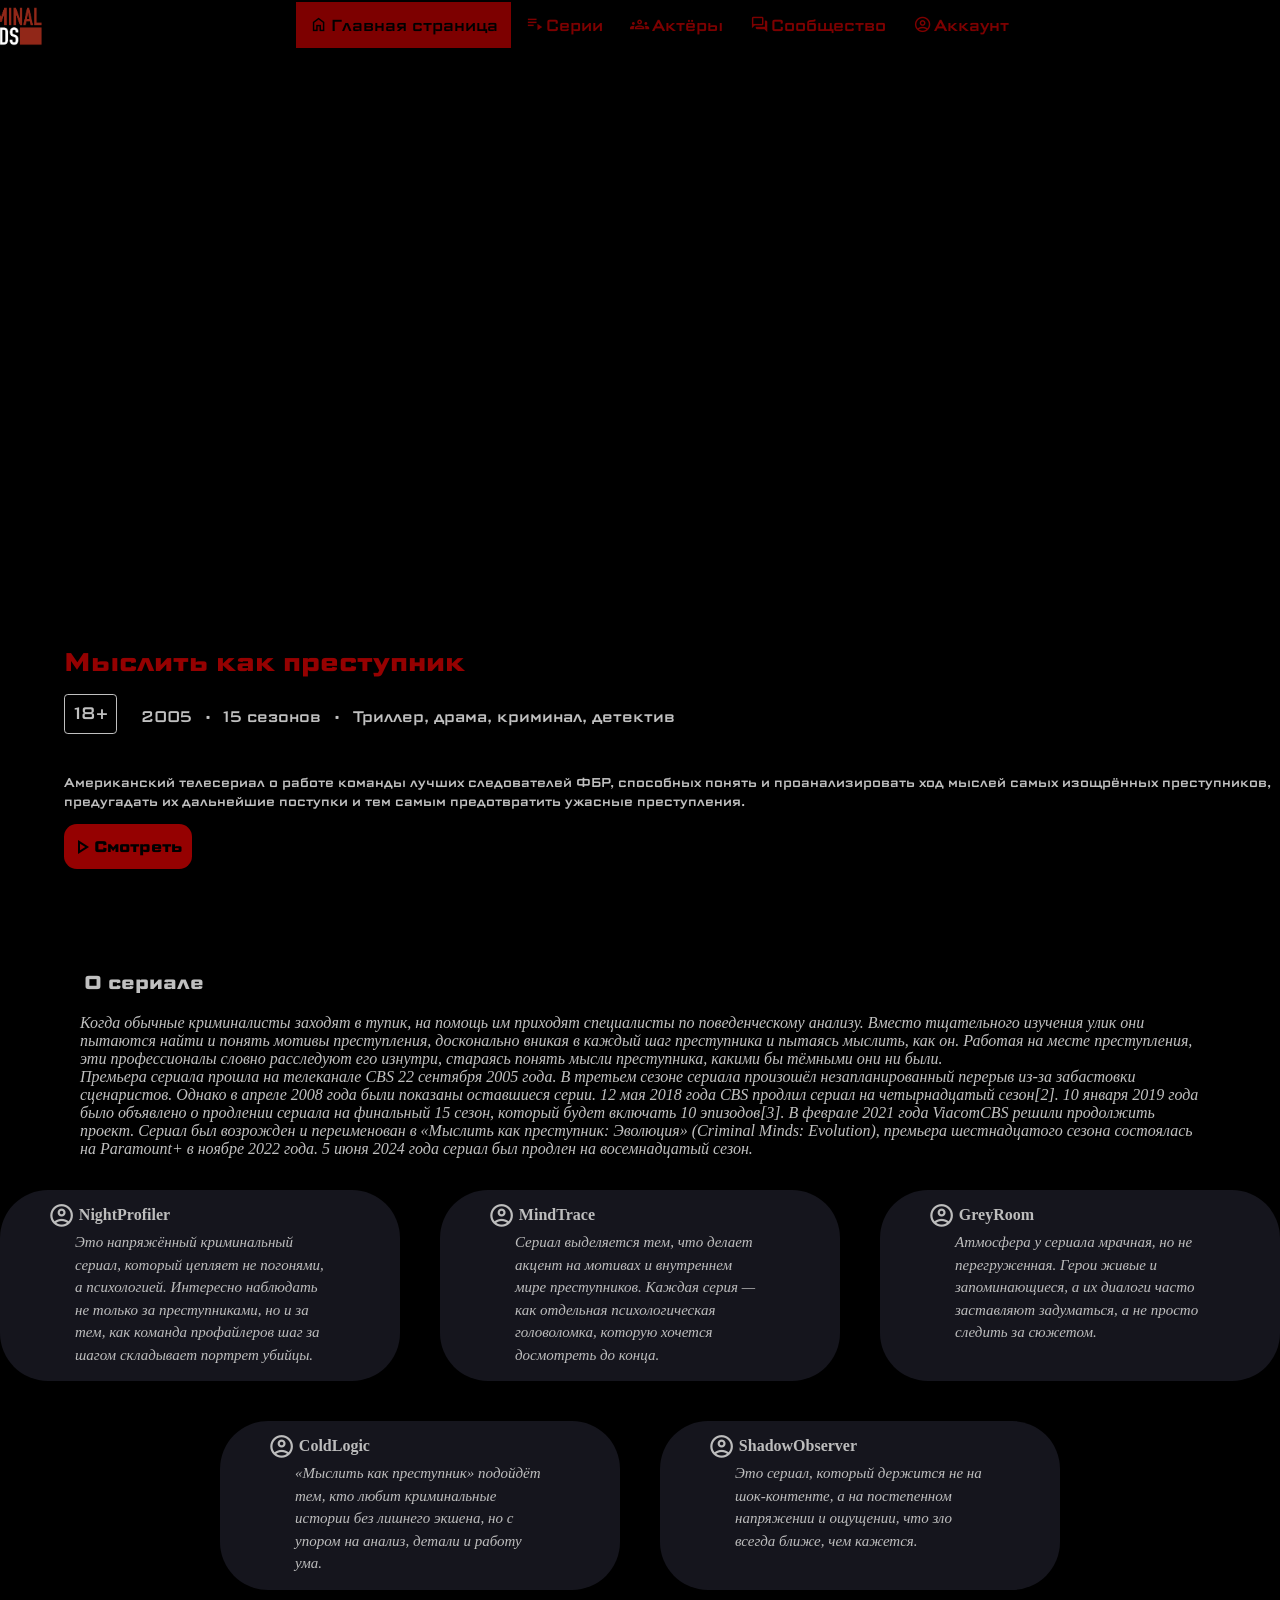
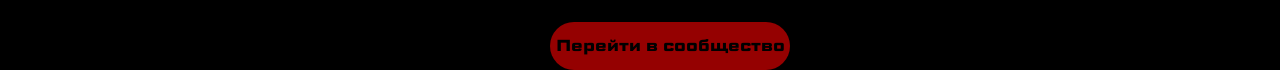
<file: pages/index.html>
<!DOCTYPE html>
<html lang="en">

<head>
    <meta charset="UTF-8">
    <meta name="viewport" content="width=device-width, initial-scale=1.0">
    <title>Главная страница</title>
    <link rel="stylesheet" href="../styles/style.css">
    <link rel="stylesheet" href="https://fonts.googleapis.com/css2?family=Science+Gothic:wght@100..900&display=swap">
    <link rel="stylesheet"
        href="https://fonts.googleapis.com/css2?family=Material+Symbols+Outlined:opsz,wght,FILL,GRAD@24,400,0,0">
</head>

<body>
    <header>
        <div class="header">
            <a href="index.html"><img src="../logo.png" alt=""></a>
            <ul class="nav">
                <li class="active"><a href="index.html"><span class="material-symbols-outlined">home</span>Главная
                        страница</a></li>
                <li><a href="series.html"><span class="material-symbols-outlined">playlist_play</span>Серии</a></li>
                <li><a href="actors.html"><span class="material-symbols-outlined">groups</span>Актёры</a></li>
                <li><a href="community.html"><span class="material-symbols-outlined">forum</span>Сообщество</a></li>
                <li><a href="lognreg.html"><span class="material-symbols-outlined">account_circle</span>Аккаунт</a></li>
            </ul>
        </div>
    </header>
    <div class="head">
        <p class="name"><b>Мыслить как преступник</b></p>
        <div>
            <div class="minAge">18+</div>
            <div class="litInfo">
                <p>2005</p>
                <p>•</p>
                <p>15 сезонов</p>
                <p>•</p>
                <p>Триллер, драма, криминал, детектив</p>
            </div>
            <p class="opis">Американский телесериал о работе команды лучших следователей ФБР, способных понять и
                проанализировать ход мыслей самых изощрённых преступников, предугадать их дальнейшие поступки и тем
                самым предотвратить ужасные преступления.</p>
        </div>
        <button class="watch" onclick="window.location.href='series.html';"><span class="material-symbols-outlined">play_arrow</span><b>Смотреть</b></button>
    </div>
    <main>
        <h3>О сериале</h3>
        <p>Когда обычные криминалисты заходят в тупик, на помощь им приходят специалисты по поведенческому анализу.
            Вместо тщательного изучения улик они пытаются найти и понять мотивы преступления, досконально вникая в
            каждый шаг преступника и пытаясь мыслить, как он. Работая на месте преступления, эти профессионалы словно
            расследуют его изнутри, стараясь понять мысли преступника, какими бы тёмными они ни были. <br>
            Премьера сериала прошла на телеканале CBS 22 сентября 2005 года. В третьем сезоне сериала произошёл
            незапланированный перерыв из-за забастовки сценаристов. Однако в апреле 2008 года были показаны оставшиеся
            серии. 12 мая 2018 года CBS продлил сериал на четырнадцатый сезон[2]. 10 января 2019 года было объявлено о
            продлении сериала на финальный 15 сезон, который будет включать 10 эпизодов[3]. В феврале 2021 года
            ViacomCBS решили продолжить проект. Сериал был возрожден и переименован в «Мыслить как преступник: Эволюция»
            (Criminal Minds: Evolution), премьера шестнадцатого сезона состоялась на Paramount+ в ноябре 2022 года. 5
            июня 2024 года сериал был продлен на восемнадцатый сезон.</p>
        <div class="otzyvy">
            <div class="otzyv">
                <div class="acInfo">
                    <span class="material-symbols-outlined">account_circle</span>
                    <p class="nick" style="font-style: normal;">NightProfiler</p>
                </div>
                <p class="text">Это напряжённый криминальный сериал, который цепляет не погонями, а психологией.
                    Интересно наблюдать не только за преступниками, но и за тем, как команда профайлеров шаг за шагом
                    складывает портрет убийцы.</p>
            </div>
            <div class="otzyv">
                <div class="acInfo">
                    <span class="material-symbols-outlined">account_circle</span>
                    <p class="nick" style="font-style: normal;">MindTrace</p>
                </div>
                <p class="text">Сериал выделяется тем, что делает акцент на мотивах и внутреннем мире преступников.
                    Каждая серия — как отдельная психологическая головоломка, которую хочется досмотреть до конца.</p>
            </div>
            <div class="otzyv">
                <div class="acInfo">
                    <span class="material-symbols-outlined">account_circle</span>
                    <p class="nick" style="font-style: normal;">GreyRoom</p>
                </div>
                <p class="text">Атмосфера у сериала мрачная, но не перегруженная. Герои живые и запоминающиеся, а их диалоги часто заставляют задуматься, а не просто следить за сюжетом.</p>
            </div>
            <div class="otzyv">
                <div class="acInfo">
                    <span class="material-symbols-outlined">account_circle</span>
                    <p class="nick" style="font-style: normal;">ColdLogic</p>
                </div>
                <p class="text">«Мыслить как преступник» подойдёт тем, кто любит криминальные истории без лишнего экшена, но с упором на анализ, детали и работу ума.</p>
            </div>
            <div class="otzyv">
                <div class="acInfo">
                    <span class="material-symbols-outlined">account_circle</span>
                    <p class="nick" style="font-style: normal;">ShadowObserver</p>
                </div>
                <p class="text">Это сериал, который держится не на шок-контенте, а на постепенном напряжении и ощущении, что зло всегда ближе, чем кажется.</p>
            </div>
        </div>
        <div class="moreOtz">
            <a href="community.html" active><b>Перейти в сообщество</b></a>
        </div>
    </main>
</body>


</html>
</file>
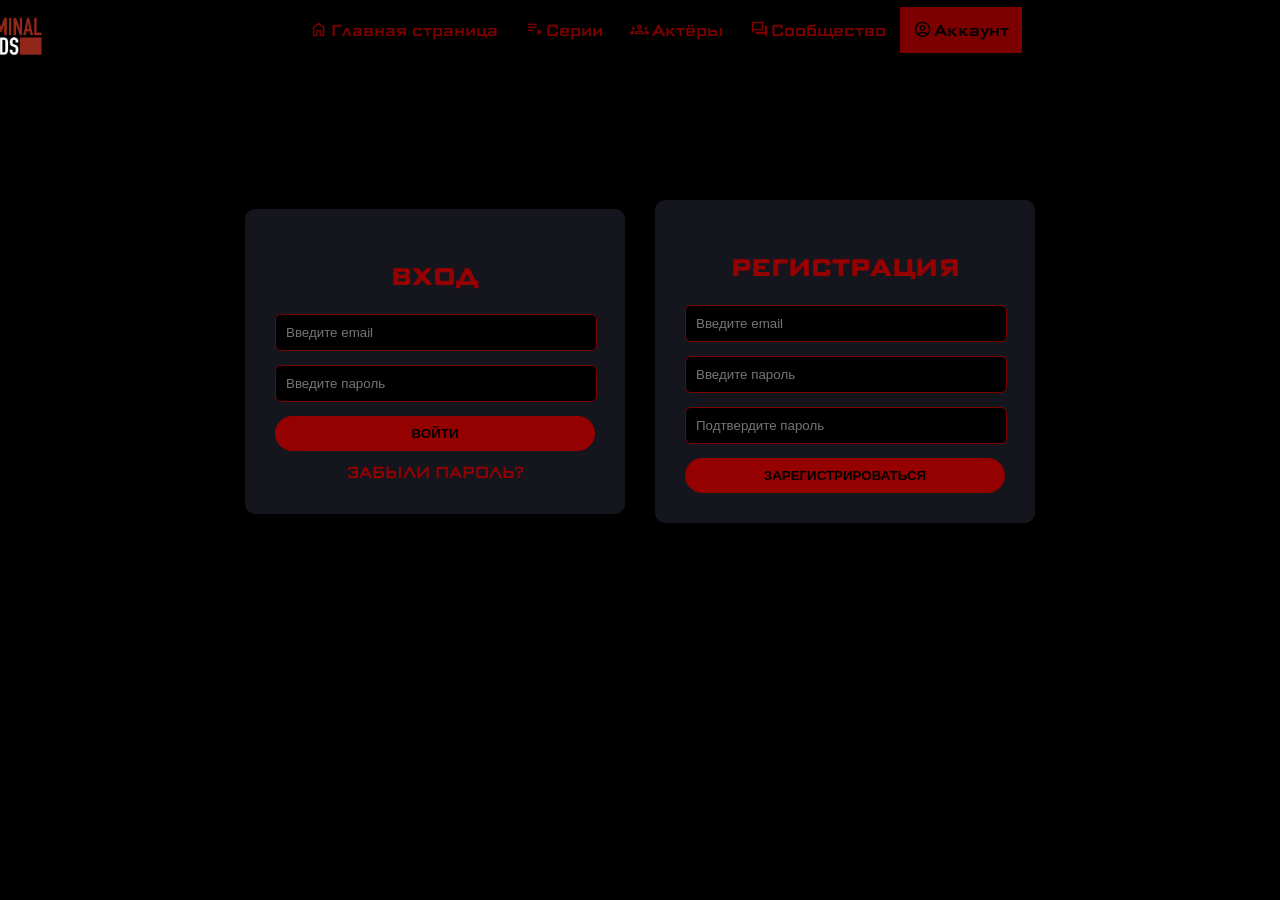
<file: pages/lognreg.html>
<!DOCTYPE html>
<html lang="ru">

<head>
    <meta charset="UTF-8">
    <meta name="viewport" content="width=device-width, initial-scale=1.0">
    <title>Вход / Регистрация</title>
    <link rel="stylesheet" href="../styles/styleforlognreg.css">
    <link rel="stylesheet" href="https://fonts.googleapis.com/css2?family=Science+Gothic:wght@100..900&display=swap">
    <link rel="stylesheet"
        href="https://fonts.googleapis.com/css2?family=Material+Symbols+Outlined:opsz,wght,FILL,GRAD@24,400,0,0">
</head>

<body>
    <header>
        <div class="header">
            <a href="index.html"><img src="../logo.png" alt=""></a>
            <ul class="nav">
                <li><a href="index.html"><span class="material-symbols-outlined">home</span>Главная страница</a></li>
                <li><a href="series.html"><span class="material-symbols-outlined">playlist_play</span>Серии</a></li>
                <li><a href="actors.html"><span class="material-symbols-outlined">groups</span>Актёры</a></li>
                <li><a href="community.html"><span class="material-symbols-outlined">forum</span>Сообщество</a></li>
                <li class="active"><a href="lognreg.html"><span
                        class="material-symbols-outlined">account_circle</span>Аккаунт</a></li>
            </ul>
        </div>
    </header>
    <div class="body">
        <div class="form-box">
            <h2>ВХОД</h2>
            <form action="#" method="post">
                <input type="email" placeholder="Введите email" required>
                <input type="password" placeholder="Введите пароль" required>
                <button type="submit">ВОЙТИ</button>
                <a href="#">ЗАБЫЛИ ПАРОЛЬ?</a>
            </form>
        </div>

        <div class="form-box">
            <h2>РЕГИСТРАЦИЯ</h2>
            <form action="#" method="post">
                <input type="email" placeholder="Введите email" required>
                <input type="password" placeholder="Введите пароль" required>
                <input type="password" placeholder="Подтвердите пароль" required>
                <button type="submit">ЗАРЕГИСТРИРОВАТЬСЯ</button>
            </form>
        </div>
    </div>



</body>


</html>
</file>
<file: styles/style.css>
html {
    overflow-y: scroll;
}

body {
    margin: 0;
    padding: 0;
    background-color: black;
    font-family: "Science Gothic", sans-serif;
    color: rgb(192, 192, 192);
}

.head {
    background-image: linear-gradient(to top, black, transparent), url(https://cdn.mos.cms.futurecdn.net/2JmnsVtrLkBshw4dbUgkoY.jpg);
    background-size: cover;
    background-position: center;
    height: 100vh;
    background-repeat: no-repeat;
    position: relative;
}

.name {
    position: absolute;
    bottom: 27%;
    left: 5%;
    font-size: 2vw;
    color: #950101;
    text-shadow: 0.1em 0.1em 0.1em black;
}

.minAge {
    position: absolute;
    bottom: 24%;
    left: 5%;
    border: 1px solid rgb(192, 192, 192);
    border-radius: 0.3vw;
    font-size: 1.3vw;
    color: rgb(192, 192, 192);
    padding: 0.5vw;
    width: 3vw;
    height: 2vw;
    text-align: center;
}

.litInfo {
    position: absolute;
    bottom: 23%;
    left: 11%;
    color: rgb(192, 192, 192);
    font-size: 1.2vw;
    gap: 1vw;
    display: flex;
    justify-content: center;
}

.opis {
    position: absolute;
    bottom: 14%;
    left: 5%;
    font-size: 1vw;
    color: rgb(192, 192, 192);
    text-shadow: 0.1em 0.1em 0.25em black;
}

.watch {
    position: absolute;
    bottom: 9%;
    left: 5%;
    background-color: #950101;
    border: none;
    border-radius: 1vw;
    font-family: "Science Gothic", sans-serif;
    width: 10%;
    height: 5%;
    font-size: 1.2vw;
    display: flex;
    align-items: center;
    align-self: ;
    cursor: pointer;
}

.watch:hover {
    background-color: #7d0000;
}

h1 {
    position: absolute;
    left: 5%;
    color: rgb(192, 192, 192);
}

header {
    position: sticky;
    top: 0;
    z-index: 1000;
}

.header {
    background-color: black;
    display: flex;
    justify-content: center;
    width: 100%;
    height: 50px;
}

.header img {
    height: 40px;
    margin: 5.5px 200px 0 -300px;
}

.nav li a span {
    font-size: 1.2em;
}

.nav {
    list-style-type: none;
    display: flex;
    align-items: center;
}

.nav li a {
    text-decoration: none;
    color: #7d0000;
    padding: 1vw;
    margin-right: 0.1vw;
    cursor: pointer;
    display: flex;
    justify-content: center;
    text-align: center;
    align-items: center;
    height: 100%;
}

.nav li a:hover {
    color: black;
    background-color: #7d0000;
    height: 20px;
}

.nav li a span {
    margin-right: 0.2vw;
}

.nav li.active a {
    background-color: #7d0000;
    color: black;
    height: 20px;
}

/*INDEX*/
h3 {
    margin-left: 4.5em;
}

main p {
    font-size: 1em;
    margin-left: 5em;
    margin-right: 5em;
    font-style: italic;
    font-family: "Playfair Display", serif;
}

.otzyvy {
    display: flex;
    justify-content: center;
    gap: 40px;
    margin-top: 2em;
    flex-wrap: wrap;
    font-family: "Playfair Display", serif;
}

.otzyv {
    width: 400px;
    background-color: #15151d;
    color: rgb(189, 189, 189);
    border-radius: 3em;
}

.acInfo {
    display: flex;
    align-items: center;
    margin-bottom: -1.5em;
    font-weight: bold;
    margin-left: 3em;
}

.acInfo span {
    font-size: 1.7em;
    margin-right: -2.8em;
}

.nick {
    font-style: normal;
    font-size: 16px;
}

.text {
    font-size: 15px;
    line-height: 1.5;
}

.moreOtz {
    background-color: #950101;
    color: black;
    border-radius: 10em;
    width: 15em;
    margin-left: 43%;
    height: 3em;
    display: flex;
    align-items: center;
    justify-content: center;
    cursor: pointer;
    margin-top: 2em;
}

.moreOtz a {
    color: black;
    text-decoration: none;
    font-size: 1em;
}

.moreOtz:hover {
    background-color: #7d0000;
}

.moreOtz.active {
    background-color: #7d0000;
}


/*COMMUNITY*/
.main{
    display: flex;
    justify-content: center;
    align-items: center;
}
.feed{
    width:600px;
    margin:30px;
    display:flex;
    flex-direction:column;
    gap:25px;
}
.post{
    background:#15151d;
    padding:20px;
    border-radius:14px;
}

.post-header{
    display:flex;
    align-items:center;
    margin-top: -10px;
}

.post-avatar{
    width:42px;
    height:42px;
    border-radius:50%;
    background:#2a2a35;
}

.post-author{
    font-size: 14px;
    margin-left: 5px;
    text-decoration: none;
}

.post-text{
    margin-bottom:12px;
    font-family: "Playfair Display", serif;
    margin-top: 0px;
}

.post-media{
    width:100%;
    border-radius:12px;
    margin-bottom:12px;
}

.post-actions{
    display:flex;
    gap: 20px;
    color:#9a9a9a;
    font-size:15px;
}

.post-actions div{
    display: flex;
    justify-content: center;
    align-items: center;
    cursor: pointer;
    gap: 3px;
}
</file>
<file: styles/styleforlognreg.css>
body {
    margin: 0;
    padding: 0;
    background-color: black;
    font-family: "Science Gothic", sans-serif;
    color: rgb(192, 192, 192);
}

.head {
    height: 100vh;
    position: relative;
}

.name {
    position: absolute;
    margin-bottom: 27%;
    margin-left: 5%;
    font-size: 2vw;
    color: #950101;
    text-shadow: 0.1em 0.1em 0.1em black;
}

.minAge {
    position: absolute;
    bottom: 24%;
    left: 5%;
    border: 1px solid rgb(192, 192, 192);
    border-radius: 0.3vw;
    font-size: 1.3vw;
    color: rgb(192, 192, 192);
    padding: 0.5vw;
    width: 3vw;
    height: 2vw;
    text-align: center;
}

.litInfo {
    position: absolute;
    bottom: 23%;
    left: 11%;
    color: rgb(192, 192, 192);
    font-size: 1.2vw;
    gap: 1vw;
    display: flex;
    justify-content: center;
}

.opis {
    position: absolute;
    bottom: 14%;
    left: 5%;
    font-size: 1vw;
    color: rgb(192, 192, 192);
    text-shadow: 0.1em 0.1em 0.25em black;
}

.watch {
    position: absolute;
    bottom: 9%;
    left: 5%;
    background-color: #950101;
    border: none;
    border-radius: 1vw;
    font-family: "Science Gothic", sans-serif;
    width: 10%;
    height: 5%;
    font-size: 1.2vw;
    display: flex;
    align-items: center;
    cursor: pointer;
}

.watch:hover {
    background-color: #7d0000;
}

h1 {
    position: absolute;
    left: 5%;
    color: rgb(192, 192, 192);
}

header {
    position: sticky;
    top: 0;
    z-index: 1000;
}

.header {
    background-color: black;
    display: flex;
    justify-content: center;
    width: 100%;
    height: 50px;
}

.header img {
    height: 40px;
    margin: 5.5px 200px 0 -300px;
}

.nav li a span {
    font-size: 1.2em;
}

.nav {
    list-style-type: none;
    display: flex;
    align-items: center;
}

.nav li a {
    text-decoration: none;
    color: #7d0000;
    padding: 1vw;
    margin-right: 0.1vw;
    cursor: pointer;
    display: flex;
    justify-content: center;
    text-align: center;
    align-items: center;
    height: 100%;
}

.nav li a:hover {
    color: black;
    background-color: #7d0000;
    height: 20px;
}

.nav li a span {
    margin-right: 0.2vw;
}

.nav li.active a {
    background-color: #7d0000;
    color: black;
    height: 20px;
}

.body{
    display: flex;
    justify-content: center;
    align-items: center;
    gap: 30px;
    margin-top: 150px;
}

.form-box{
    width:320px;
    padding:30px;
    background:#15151d;
    border-radius:10px;
}

.form-box h2{
    text-align:center;
    color:#950101;
    margin-bottom:20px;
}

input{
    width:300px;
    padding:10px;
    margin-bottom:14px;
    border-radius:6px;
    border:1px solid #7d0000;
    background:black;
    color:#950101;
}

button{
    width:100%;
    padding:10px;
    border-radius:18px;
    border:none;
    background:#950101;
    color:black;
    font-weight:bold;
    cursor:pointer;
}

button:hover{
    background:#7d0000;
}

a{
    display:block;
    margin-top:10px;
    text-align:center;
    color:#950101;
    text-decoration:none;
}

a:hover{
    color:#7d0000;
}
</file>
